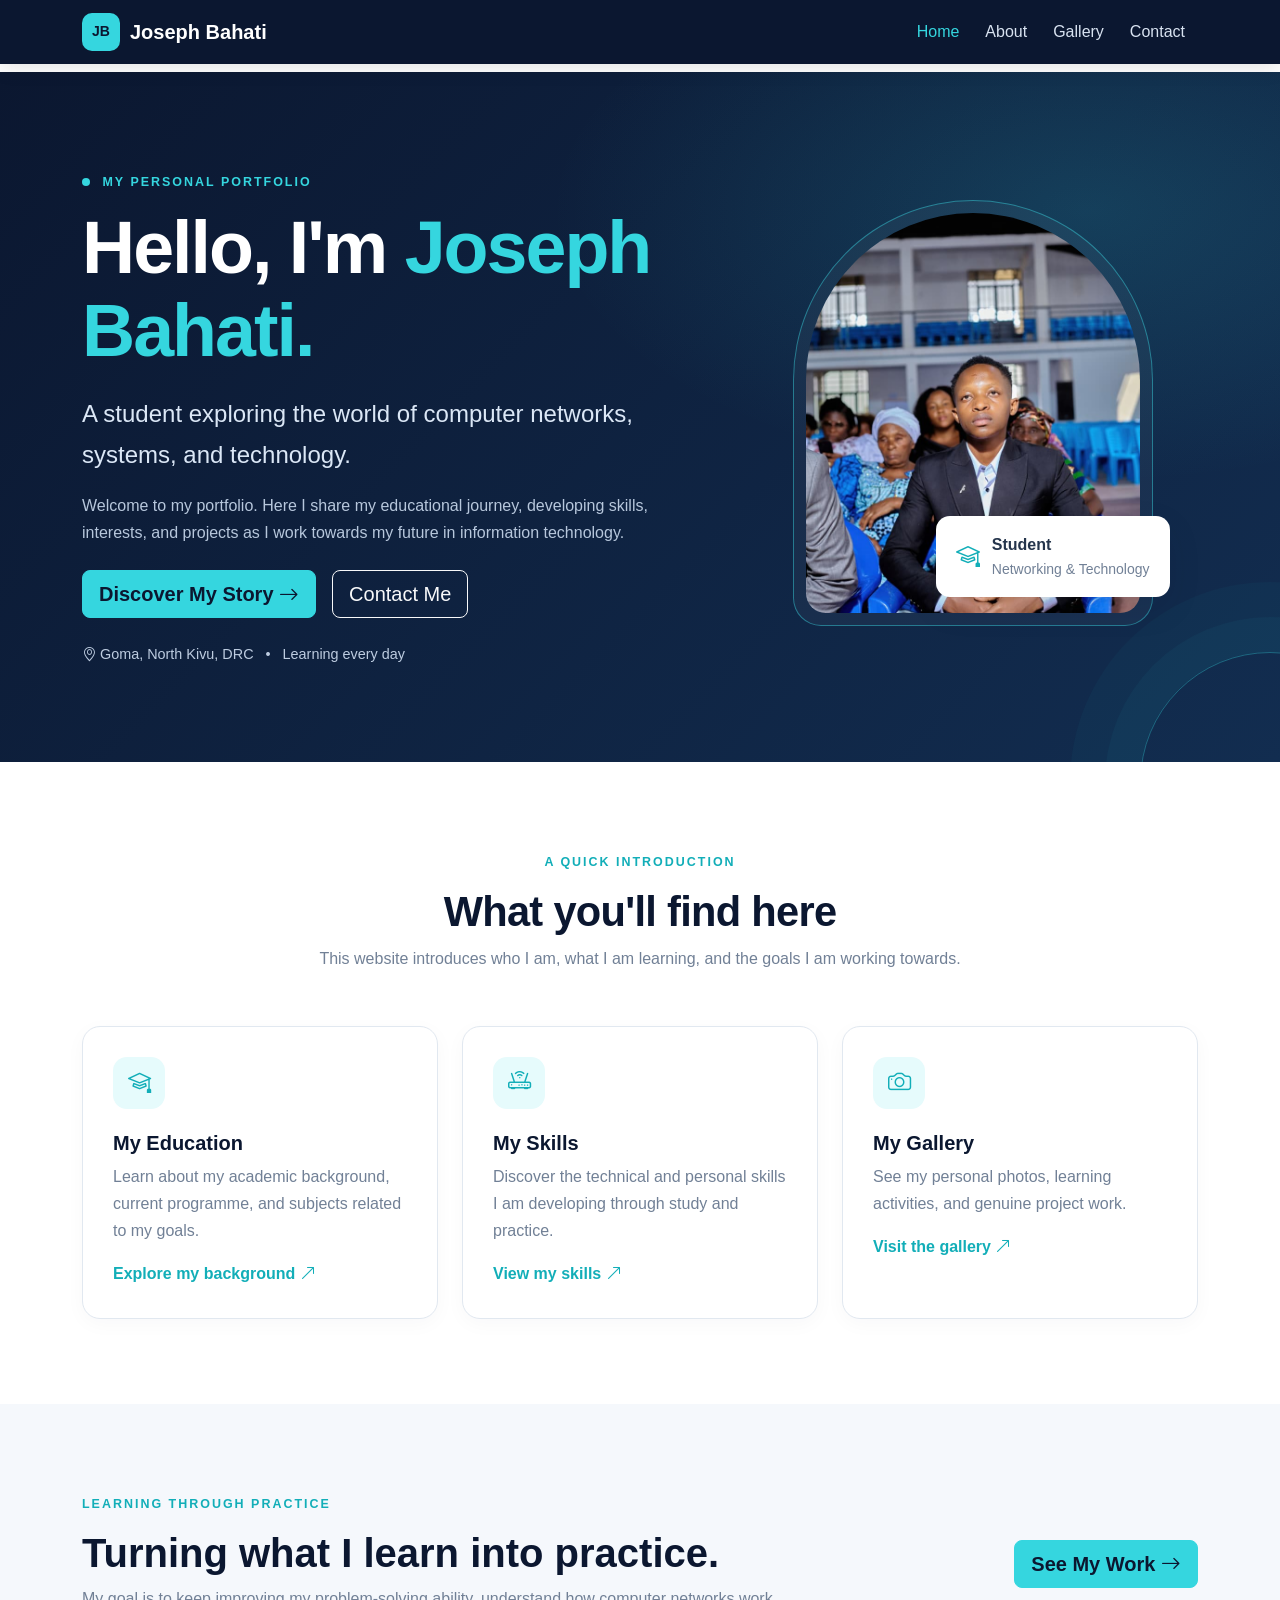
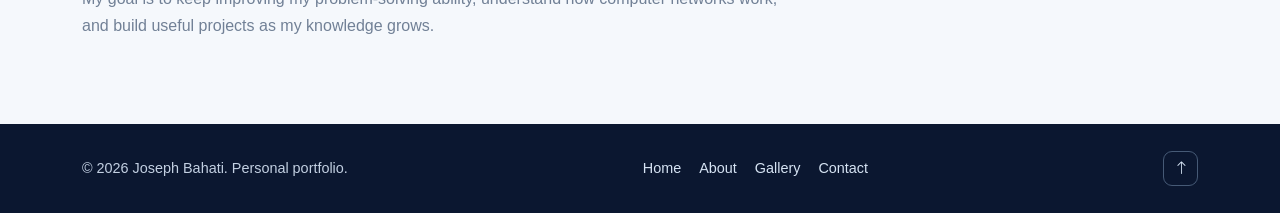
<file: index.html>
<!DOCTYPE html>
<html lang="en">
<head>
  <meta charset="UTF-8">
  <meta name="viewport" content="width=device-width, initial-scale=1">
  <meta name="description" content="Personal portfolio of Joseph Bahati, a student interested in networking and technology.">
  <title>Joseph Bahati | Home</title>
  <link href="https://cdn.jsdelivr.net/npm/bootstrap@5.3.3/dist/css/bootstrap.min.css" rel="stylesheet">
  <link href="https://cdn.jsdelivr.net/npm/bootstrap-icons@1.11.3/font/bootstrap-icons.min.css" rel="stylesheet">
  <link rel="stylesheet" href="style.css">
</head>
<body>

<nav class="navbar navbar-expand-lg navbar-dark fixed-top portfolio-nav">
  <div class="container">
    <a class="navbar-brand fw-bold" href="index.html"><span class="brand-mark">JB</span> Joseph Bahati</a>
    <button class="navbar-toggler" type="button" data-bs-toggle="collapse" data-bs-target="#navMenu" aria-controls="navMenu" aria-expanded="false" aria-label="Toggle navigation">
      <span class="navbar-toggler-icon"></span>
    </button>
    <div class="collapse navbar-collapse" id="navMenu">
      <ul class="navbar-nav ms-auto align-items-lg-center">
        <li class="nav-item"><a class="nav-link active" href="index.html">Home</a></li>
        <li class="nav-item"><a class="nav-link" href="about.html">About</a></li>
        <li class="nav-item"><a class="nav-link" href="gallery.html">Gallery</a></li>
        <li class="nav-item"><a class="nav-link" href="contact.html">Contact</a></li>
      </ul>
    </div>
  </div>
</nav>

<main>
  <header class="hero">
    <div class="container">
      <div class="row align-items-center gy-5">
        <div class="col-lg-7">
          <span class="eyebrow"><span class="status-dot"></span> MY PERSONAL PORTFOLIO</span>
          <h1 class="hero-title">Hello, I'm <span>Joseph Bahati.</span></h1>
          <p class="hero-subtitle">A student exploring the world of computer networks, systems, and technology.</p>
          <p class="hero-copy">Welcome to my portfolio. Here I share my educational journey, developing skills, interests, and projects as I work towards my future in information technology.</p>
          <div class="d-flex flex-wrap gap-3 mt-4">
            <a class="btn btn-accent btn-lg" href="about.html">Discover My Story <i class="bi bi-arrow-right"></i></a>
            <a class="btn btn-outline-light btn-lg" href="contact.html">Contact Me</a>
          </div>
          <div class="hero-note mt-4"><i class="bi bi-geo-alt"></i> Goma, North Kivu, DRC <span class="mx-2">•</span> Learning every day</div>
        </div>
        <div class="col-lg-5 text-center">
          <div class="profile-frame">
            <!-- Add your own photo to images/profile.jpg -->
            <img src="profile.jpg" class="profile-image" alt="Portrait of Joseph Bahati">
            <div class="profile-label"><i class="bi bi-mortarboard"></i><span><strong>Student</strong><small>Networking & Technology</small></span></div>
          </div>
        </div>
      </div>
    </div>
  </header>

  <section class="section-padding">
    <div class="container">
      <div class="section-heading">
        <span class="eyebrow">A QUICK INTRODUCTION</span>
        <h2>What you'll find here</h2>
        <p>This website introduces who I am, what I am learning, and the goals I am working towards.</p>
      </div>
      <div class="row g-4 mt-2">
        <div class="col-md-4">
          <article class="feature-card h-100">
            <div class="feature-icon"><i class="bi bi-mortarboard"></i></div>
            <h3>My Education</h3>
            <p>Learn about my academic background, current programme, and subjects related to my goals.</p>
            <a href="about.html">Explore my background <i class="bi bi-arrow-up-right"></i></a>
          </article>
        </div>
        <div class="col-md-4">
          <article class="feature-card h-100">
            <div class="feature-icon"><i class="bi bi-router"></i></div>
            <h3>My Skills</h3>
            <p>Discover the technical and personal skills I am developing through study and practice.</p>
            <a href="about.html#skills">View my skills <i class="bi bi-arrow-up-right"></i></a>
          </article>
        </div>
        <div class="col-md-4">
          <article class="feature-card h-100">
            <div class="feature-icon"><i class="bi bi-camera"></i></div>
            <h3>My Gallery</h3>
            <p>See my personal photos, learning activities, and genuine project work.</p>
            <a href="gallery.html">Visit the gallery <i class="bi bi-arrow-up-right"></i></a>
          </article>
        </div>
      </div>
    </div>
  </section>

  <section class="project-band section-padding">
    <div class="container">
      <div class="row align-items-center gy-4">
        <div class="col-lg-8">
          <span class="eyebrow">LEARNING THROUGH PRACTICE</span>
          <h2>Turning what I learn into practice.</h2>
          <p class="mb-0">My goal is to keep improving my problem-solving ability, understand how computer networks work, and build useful projects as my knowledge grows.</p>
        </div>
        <div class="col-lg-4 text-lg-end">
          <a href="gallery.html" class="btn btn-accent btn-lg">See My Work <i class="bi bi-arrow-right"></i></a>
        </div>
      </div>
    </div>
  </section>
</main>

<footer class="site-footer">
  <div class="container d-flex flex-column flex-md-row justify-content-between align-items-center gap-3">
    <p class="mb-0">© <span class="current-year">2026</span> Joseph Bahati. Personal portfolio.</p>
    <div class="footer-links">
      <a href="index.html">Home</a><a href="about.html">About</a><a href="gallery.html">Gallery</a><a href="contact.html">Contact</a>
    </div>
    <a class="back-top" href="#top" aria-label="Back to top"><i class="bi bi-arrow-up"></i></a>
  </div>
</footer>

<script src="https://cdn.jsdelivr.net/npm/bootstrap@5.3.3/dist/js/bootstrap.bundle.min.js"></script>
<script src="script.js"></script>
</body>
</html>
</file>
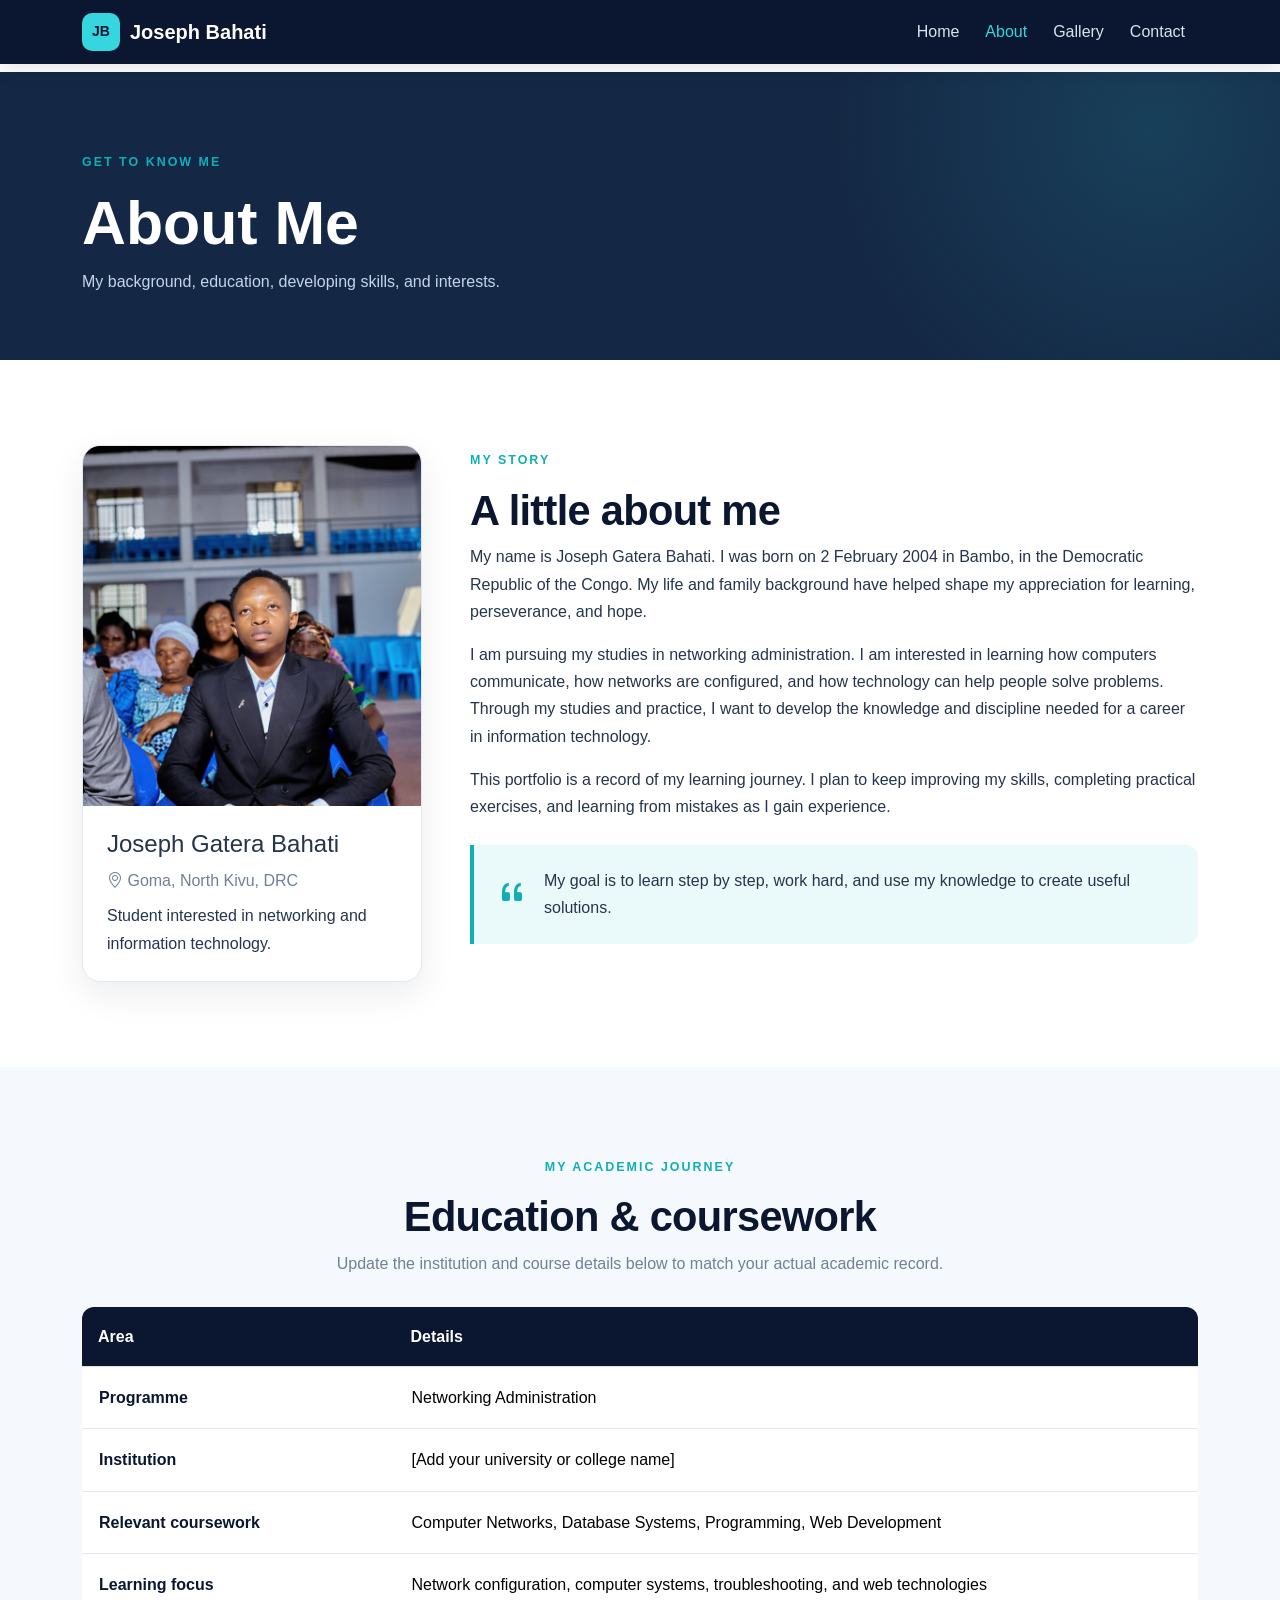
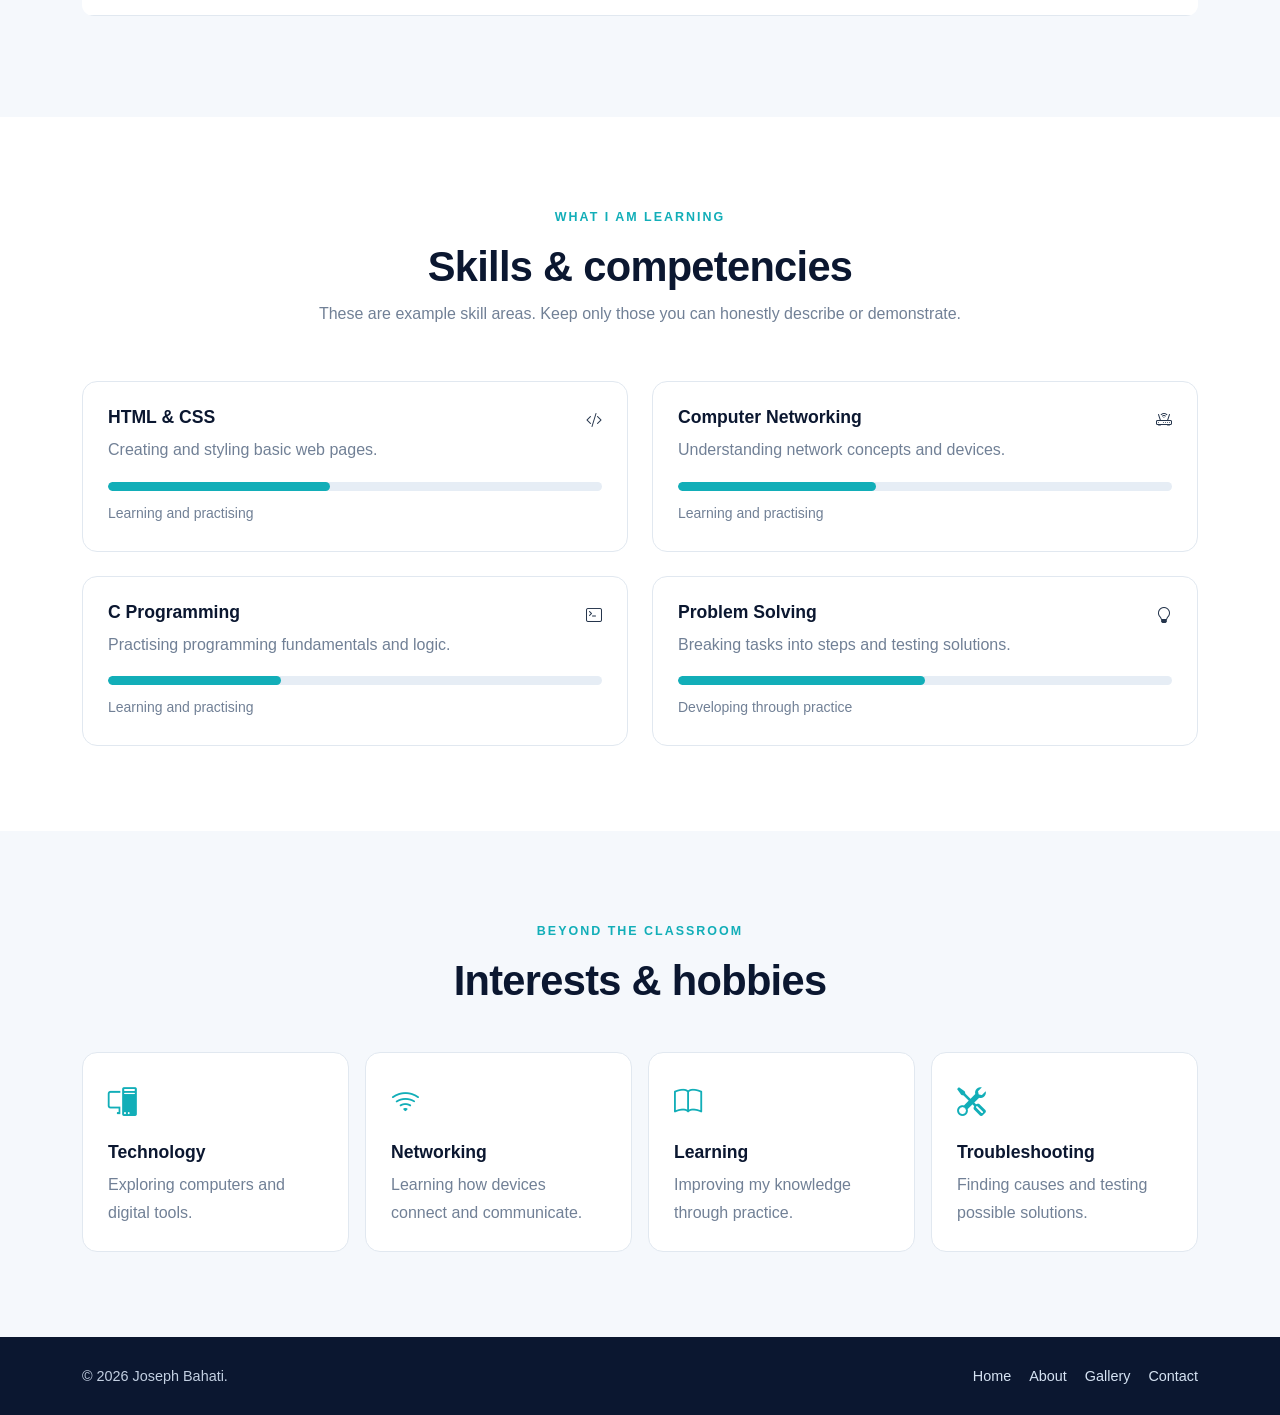
<file: about.html>
<!DOCTYPE html>
<html lang="en">
<head>
  <meta charset="UTF-8">
  <meta name="viewport" content="width=device-width, initial-scale=1">
  <title>About Me | Joseph Bahati</title>
  <link href="https://cdn.jsdelivr.net/npm/bootstrap@5.3.3/dist/css/bootstrap.min.css" rel="stylesheet">
  <link href="https://cdn.jsdelivr.net/npm/bootstrap-icons@1.11.3/font/bootstrap-icons.min.css" rel="stylesheet">
  <link rel="stylesheet" href="style.css">
</head>
<body>
<nav class="navbar navbar-expand-lg navbar-dark fixed-top portfolio-nav">
  <div class="container">
    <a class="navbar-brand fw-bold" href="index.html"><span class="brand-mark">JB</span> Joseph Bahati</a>
    <button class="navbar-toggler" type="button" data-bs-toggle="collapse" data-bs-target="#navMenu" aria-controls="navMenu" aria-expanded="false" aria-label="Toggle navigation"><span class="navbar-toggler-icon"></span></button>
    <div class="collapse navbar-collapse" id="navMenu">
      <ul class="navbar-nav ms-auto">
        <li class="nav-item"><a class="nav-link" href="index.html">Home</a></li>
        <li class="nav-item"><a class="nav-link active" href="about.html">About</a></li>
        <li class="nav-item"><a class="nav-link" href="gallery.html">Gallery</a></li>
        <li class="nav-item"><a class="nav-link" href="contact.html">Contact</a></li>
      </ul>
    </div>
  </div>
</nav>

<main class="page-main">
  <section class="page-banner">
    <div class="container">
      <span class="eyebrow">GET TO KNOW ME</span>
      <h1>About Me</h1>
      <p>My background, education, developing skills, and interests.</p>
    </div>
  </section>

  <section class="section-padding">
    <div class="container">
      <div class="row g-5 align-items-start">
        <div class="col-lg-4">
          <div class="about-photo-card">
            <img src="profile.jpg" alt="Joseph Bahati" class="about-photo">
            <div class="p-4">
              <h2 class="h4">Joseph Gatera Bahati</h2>
              <p class="muted mb-2"><i class="bi bi-geo-alt"></i> Goma, North Kivu, DRC</p>
              <p class="mb-0">Student interested in networking and information technology.</p>
            </div>
          </div>
        </div>
        <div class="col-lg-8">
          <span class="eyebrow">MY STORY</span>
          <h2 class="section-title">A little about me</h2>
          <p>My name is Joseph Gatera Bahati. I was born on 2 February 2004 in Bambo, in the Democratic Republic of the Congo. My life and family background have helped shape my appreciation for learning, perseverance, and hope.</p>
          <p>I am pursuing my studies in networking administration. I am interested in learning how computers communicate, how networks are configured, and how technology can help people solve problems. Through my studies and practice, I want to develop the knowledge and discipline needed for a career in information technology.</p>
          <p>This portfolio is a record of my learning journey. I plan to keep improving my skills, completing practical exercises, and learning from mistakes as I gain experience.</p>
          <div class="quote-panel"><i class="bi bi-quote"></i><p class="mb-0">My goal is to learn step by step, work hard, and use my knowledge to create useful solutions.</p></div>
        </div>
      </div>
    </div>
  </section>

  <section class="soft-section section-padding">
    <div class="container">
      <div class="section-heading">
        <span class="eyebrow">MY ACADEMIC JOURNEY</span>
        <h2>Education & coursework</h2>
        <p>Update the institution and course details below to match your actual academic record.</p>
      </div>
      <div class="table-responsive mt-4">
        <table class="table education-table align-middle">
          <thead><tr><th>Area</th><th>Details</th></tr></thead>
          <tbody>
            <tr><th>Programme</th><td>Networking Administration</td></tr>
            <tr><th>Institution</th><td>[Add your university or college name]</td></tr>
            <tr><th>Relevant coursework</th><td>Computer Networks, Database Systems, Programming, Web Development</td></tr>
            <tr><th>Learning focus</th><td>Network configuration, computer systems, troubleshooting, and web technologies</td></tr>
          </tbody>
        </table>
      </div>
    </div>
  </section>

  <section class="section-padding" id="skills">
    <div class="container">
      <div class="section-heading">
        <span class="eyebrow">WHAT I AM LEARNING</span>
        <h2>Skills & competencies</h2>
        <p>These are example skill areas. Keep only those you can honestly describe or demonstrate.</p>
      </div>
      <div class="row g-4 mt-2">
        <div class="col-md-6">
          <div class="skill-card">
            <div class="d-flex justify-content-between"><h3>HTML & CSS</h3><i class="bi bi-code-slash"></i></div>
            <p>Creating and styling basic web pages.</p>
            <div class="progress" role="progressbar" aria-label="HTML and CSS learning progress" aria-valuenow="45" aria-valuemin="0" aria-valuemax="100"><div class="progress-bar" style="width:45%"></div></div>
            <small>Learning and practising</small>
          </div>
        </div>
        <div class="col-md-6">
          <div class="skill-card">
            <div class="d-flex justify-content-between"><h3>Computer Networking</h3><i class="bi bi-router"></i></div>
            <p>Understanding network concepts and devices.</p>
            <div class="progress" role="progressbar" aria-label="Networking learning progress" aria-valuenow="40" aria-valuemin="0" aria-valuemax="100"><div class="progress-bar" style="width:40%"></div></div>
            <small>Learning and practising</small>
          </div>
        </div>
        <div class="col-md-6">
          <div class="skill-card">
            <div class="d-flex justify-content-between"><h3>C Programming</h3><i class="bi bi-terminal"></i></div>
            <p>Practising programming fundamentals and logic.</p>
            <div class="progress" role="progressbar" aria-label="Programming learning progress" aria-valuenow="35" aria-valuemin="0" aria-valuemax="100"><div class="progress-bar" style="width:35%"></div></div>
            <small>Learning and practising</small>
          </div>
        </div>
        <div class="col-md-6">
          <div class="skill-card">
            <div class="d-flex justify-content-between"><h3>Problem Solving</h3><i class="bi bi-lightbulb"></i></div>
            <p>Breaking tasks into steps and testing solutions.</p>
            <div class="progress" role="progressbar" aria-label="Problem-solving learning progress" aria-valuenow="50" aria-valuemin="0" aria-valuemax="100"><div class="progress-bar" style="width:50%"></div></div>
            <small>Developing through practice</small>
          </div>
        </div>
      </div>
    </div>
  </section>

  <section class="soft-section section-padding">
    <div class="container">
      <div class="section-heading">
        <span class="eyebrow">BEYOND THE CLASSROOM</span>
        <h2>Interests & hobbies</h2>
      </div>
      <div class="row g-3 mt-3">
        <div class="col-sm-6 col-lg-3"><div class="interest-card"><i class="bi bi-pc-display"></i><h3>Technology</h3><p>Exploring computers and digital tools.</p></div></div>
        <div class="col-sm-6 col-lg-3"><div class="interest-card"><i class="bi bi-wifi"></i><h3>Networking</h3><p>Learning how devices connect and communicate.</p></div></div>
        <div class="col-sm-6 col-lg-3"><div class="interest-card"><i class="bi bi-book"></i><h3>Learning</h3><p>Improving my knowledge through practice.</p></div></div>
        <div class="col-sm-6 col-lg-3"><div class="interest-card"><i class="bi bi-tools"></i><h3>Troubleshooting</h3><p>Finding causes and testing possible solutions.</p></div></div>
      </div>
    </div>
  </section>
</main>

<footer class="site-footer"><div class="container d-flex flex-column flex-md-row justify-content-between align-items-center gap-3"><p class="mb-0">© <span class="current-year">2026</span> Joseph Bahati.</p><div class="footer-links"><a href="index.html">Home</a><a href="about.html">About</a><a href="gallery.html">Gallery</a><a href="contact.html">Contact</a></div></div></footer>
<script src="https://cdn.jsdelivr.net/npm/bootstrap@5.3.3/dist/js/bootstrap.bundle.min.js"></script>
<script src="script.js"></script>
</body>
</html>
</file>
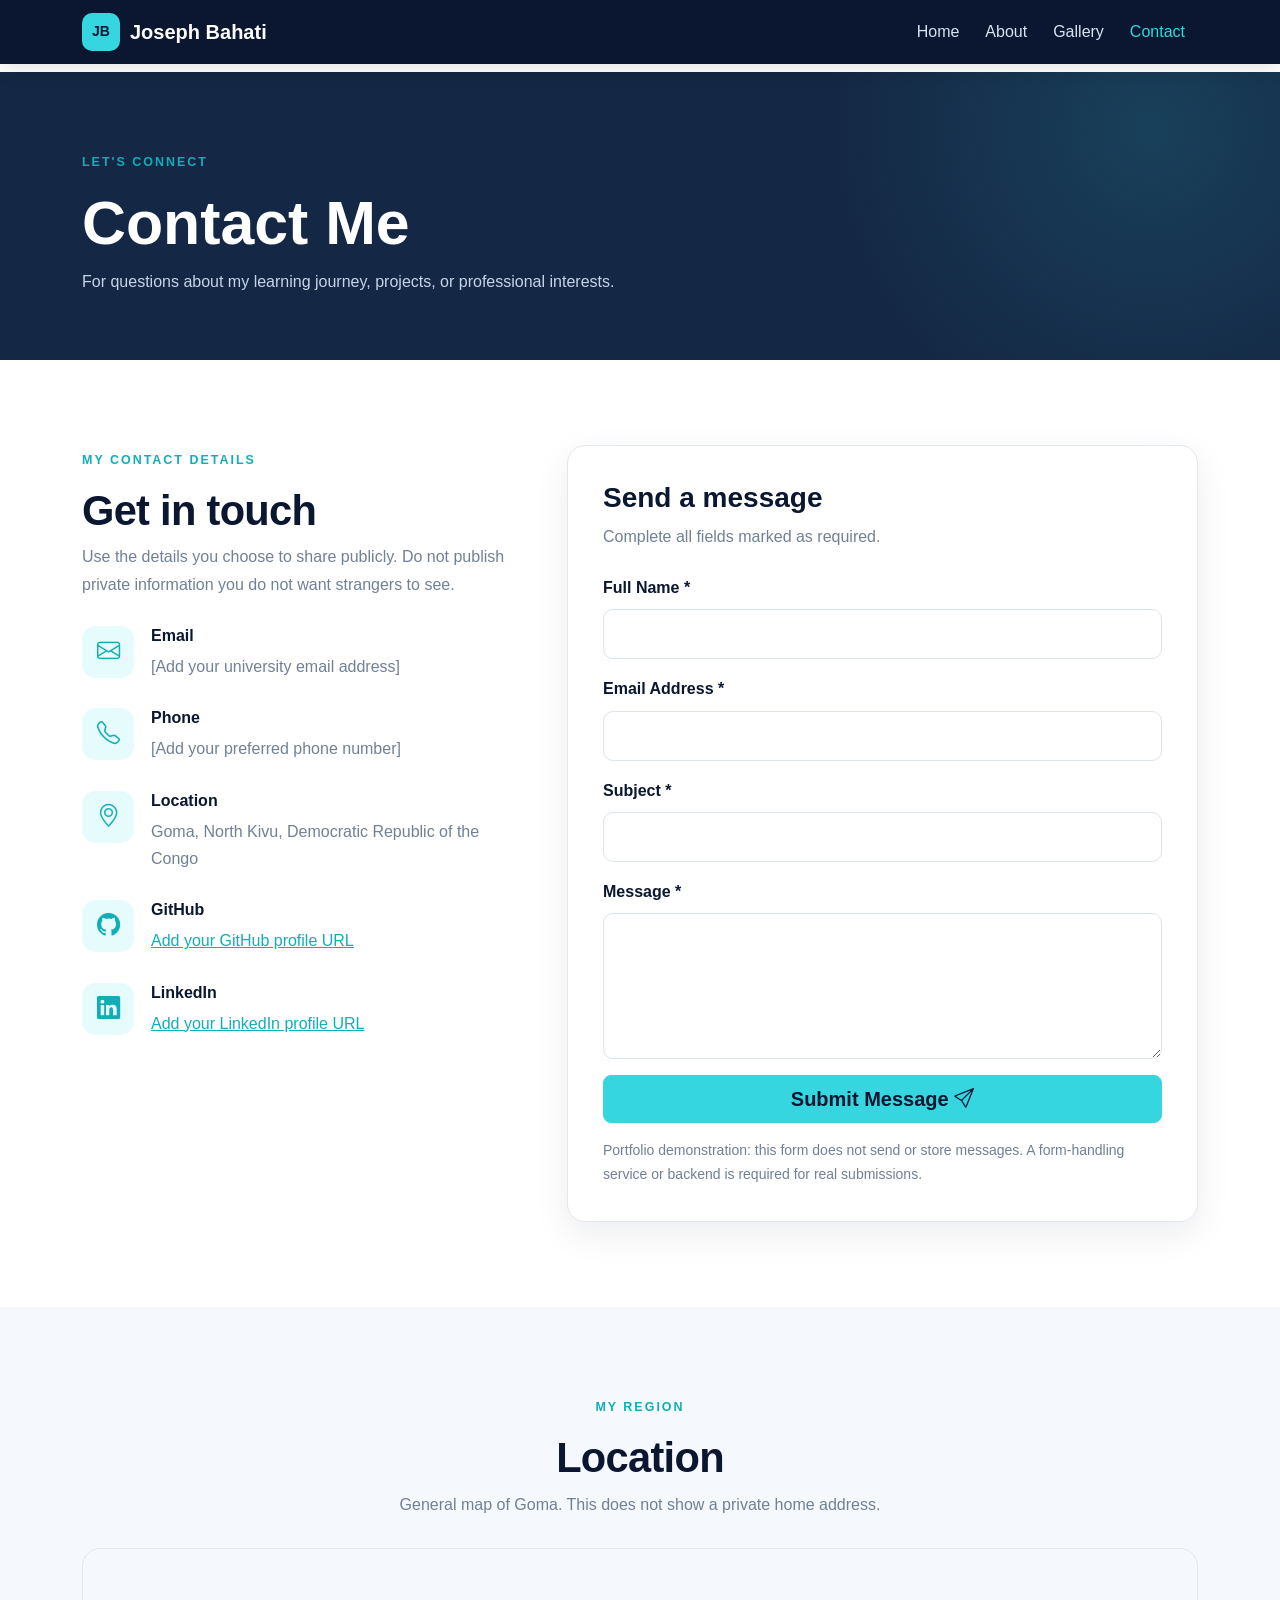
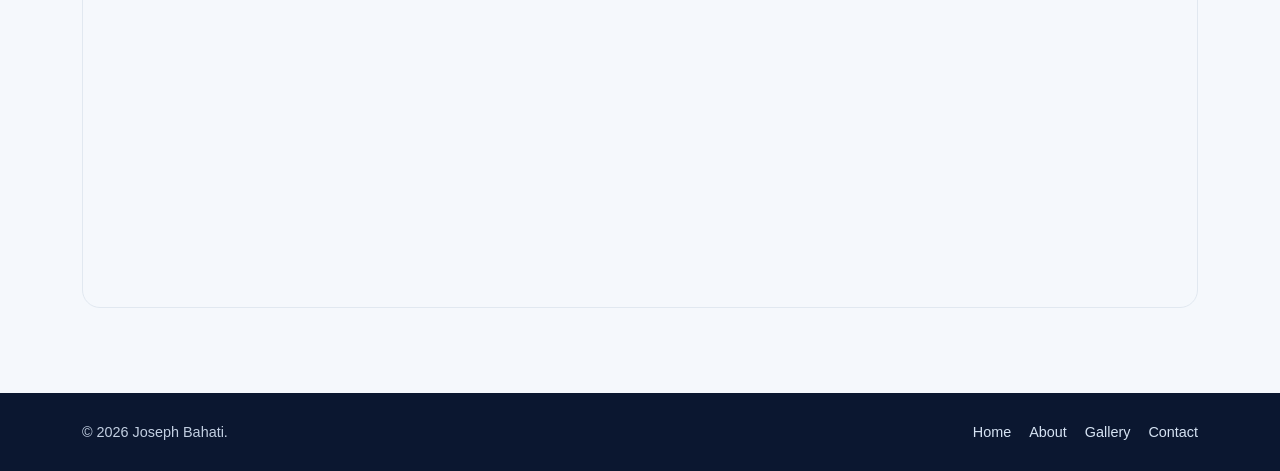
<file: contact.html>
<!DOCTYPE html>
<html lang="en">
<head>
  <meta charset="UTF-8">
  <meta name="viewport" content="width=device-width, initial-scale=1">
  <title>Contact | Joseph Bahati</title>
  <link href="https://cdn.jsdelivr.net/npm/bootstrap@5.3.3/dist/css/bootstrap.min.css" rel="stylesheet">
  <link href="https://cdn.jsdelivr.net/npm/bootstrap-icons@1.11.3/font/bootstrap-icons.min.css" rel="stylesheet">
  <link rel="stylesheet" href="style.css">
</head>
<body>
<nav class="navbar navbar-expand-lg navbar-dark fixed-top portfolio-nav">
  <div class="container">
    <a class="navbar-brand fw-bold" href="index.html"><span class="brand-mark">JB</span> Joseph Bahati</a>
    <button class="navbar-toggler" type="button" data-bs-toggle="collapse" data-bs-target="#navMenu" aria-controls="navMenu" aria-expanded="false" aria-label="Toggle navigation"><span class="navbar-toggler-icon"></span></button>
    <div class="collapse navbar-collapse" id="navMenu">
      <ul class="navbar-nav ms-auto">
        <li class="nav-item"><a class="nav-link" href="index.html">Home</a></li>
        <li class="nav-item"><a class="nav-link" href="about.html">About</a></li>
        <li class="nav-item"><a class="nav-link" href="gallery.html">Gallery</a></li>
        <li class="nav-item"><a class="nav-link active" href="contact.html">Contact</a></li>
      </ul>
    </div>
  </div>
</nav>

<main class="page-main">
  <section class="page-banner">
    <div class="container">
      <span class="eyebrow">LET'S CONNECT</span>
      <h1>Contact Me</h1>
      <p>For questions about my learning journey, projects, or professional interests.</p>
    </div>
  </section>

  <section class="section-padding">
    <div class="container">
      <div class="row g-5">
        <div class="col-lg-5">
          <span class="eyebrow">MY CONTACT DETAILS</span>
          <h2 class="section-title">Get in touch</h2>
          <p class="muted">Use the details you choose to share publicly. Do not publish private information you do not want strangers to see.</p>

          <div class="contact-detail">
            <div class="contact-icon"><i class="bi bi-envelope"></i></div>
            <div><h3>Email</h3><p>[Add your university email address]</p></div>
          </div>
          <div class="contact-detail">
            <div class="contact-icon"><i class="bi bi-telephone"></i></div>
            <div><h3>Phone</h3><p>[Add your preferred phone number]</p></div>
          </div>
          <div class="contact-detail">
            <div class="contact-icon"><i class="bi bi-geo-alt"></i></div>
            <div><h3>Location</h3><p>Goma, North Kivu, Democratic Republic of the Congo</p></div>
          </div>
          <div class="contact-detail">
            <div class="contact-icon"><i class="bi bi-github"></i></div>
            <div><h3>GitHub</h3><p><a href="https://github.com/" target="_blank" rel="noopener noreferrer">Add your GitHub profile URL</a></p></div>
          </div>
          <div class="contact-detail">
            <div class="contact-icon"><i class="bi bi-linkedin"></i></div>
            <div><h3>LinkedIn</h3><p><a href="https://www.linkedin.com/" target="_blank" rel="noopener noreferrer">Add your LinkedIn profile URL</a></p></div>
          </div>
        </div>

        <div class="col-lg-7">
          <div class="contact-form-card">
            <h2 class="h3 mb-2">Send a message</h2>
            <p class="muted mb-4">Complete all fields marked as required.</p>

            <form id="contactForm">
              <div class="mb-3">
                <label for="fullName" class="form-label">Full Name *</label>
                <input type="text" class="form-control" id="fullName" name="fullName" autocomplete="name" required>
              </div>

              <div class="mb-3">
                <label for="email" class="form-label">Email Address *</label>
                <input type="email" class="form-control" id="email" name="email" autocomplete="email" required>
              </div>

              <div class="mb-3">
                <label for="subject" class="form-label">Subject *</label>
                <input type="text" class="form-control" id="subject" name="subject" required>
              </div>

              <div class="mb-3">
                <label for="message" class="form-label">Message *</label>
                <textarea class="form-control" id="message" name="message" rows="5" required></textarea>
              </div>

              <button type="submit" class="btn btn-accent btn-lg w-100">Submit Message <i class="bi bi-send"></i></button>
              <div id="formFeedback" class="mt-3" role="status" aria-live="polite"></div>
              <p class="small muted mt-3 mb-0">Portfolio demonstration: this form does not send or store messages. A form-handling service or backend is required for real submissions.</p>
            </form>
          </div>
        </div>
      </div>
    </div>
  </section>

  <section class="soft-section section-padding">
    <div class="container">
      <div class="section-heading">
        <span class="eyebrow">MY REGION</span>
        <h2>Location</h2>
        <p>General map of Goma. This does not show a private home address.</p>
      </div>
      <div class="map-frame mt-4">
        <iframe title="Map showing Goma, Democratic Republic of the Congo" src="https://www.google.com/maps?q=Goma%2C%20Democratic%20Republic%20of%20the%20Congo&output=embed" loading="lazy" referrerpolicy="no-referrer-when-downgrade" allowfullscreen></iframe>
      </div>
    </div>
  </section>
</main>

<footer class="site-footer"><div class="container d-flex flex-column flex-md-row justify-content-between align-items-center gap-3"><p class="mb-0">© <span class="current-year">2026</span> Joseph Bahati.</p><div class="footer-links"><a href="index.html">Home</a><a href="about.html">About</a><a href="gallery.html">Gallery</a><a href="contact.html">Contact</a></div></div></footer>
<script src="https://cdn.jsdelivr.net/npm/bootstrap@5.3.3/dist/js/bootstrap.bundle.min.js"></script>
<script src="script.js"></script>
</body>
</html>
</file>
<file: style.css>
/* =====================================
   JOSEPH BAHATI - PORTFOLIO STYLES
   ===================================== */

:root {
  --navy: #0b1730;
  --navy-light: #142744;
  --cyan: #35d6df;
  --cyan-dark: #12aeb8;
  --white: #ffffff;
  --background: #f5f8fc;
  --text: #25354c;
  --muted: #718096;
  --border: #e1e8f0;
  --shadow: 0 12px 35px rgba(11, 23, 48, 0.08);
}

* {
  box-sizing: border-box;
}

html {
  scroll-behavior: smooth;
  scroll-padding-top: 85px;
}

body {
  margin: 0;
  padding-top: 72px;
  font-family: Arial, Helvetica, sans-serif;
  color: var(--text);
  background: var(--white);
  line-height: 1.7;
}

a {
  transition: color 0.2s ease, background 0.2s ease;
}

img {
  max-width: 100%;
}

.portfolio-nav {
  background: var(--navy);
  box-shadow: 0 3px 20px rgba(0, 0, 0, 0.12);
}

.navbar-brand {
  display: flex;
  align-items: center;
  gap: 10px;
}

.brand-mark {
  display: inline-grid;
  place-items: center;
  width: 38px;
  height: 38px;
  color: var(--navy);
  background: var(--cyan);
  border-radius: 10px;
  font-size: 14px;
}

.portfolio-nav .nav-link {
  margin: 0 5px;
  color: #d9e3f1;
}

.portfolio-nav .nav-link:hover,
.portfolio-nav .nav-link.active {
  color: var(--cyan);
}

.hero {
  position: relative;
  overflow: hidden;
  color: white;
  padding: 95px 0;
  background:
    radial-gradient(ellipse at 85% 20%, rgba(53, 214, 223, 0.15), transparent 35%),
    linear-gradient(135deg, var(--navy), #122d50);
}

.hero::after {
  content: "";
  position: absolute;
  width: 260px;
  height: 260px;
  right: -120px;
  bottom: -150px;
  border: 1px solid rgba(53, 214, 223, 0.35);
  border-radius: 50%;
  box-shadow: 0 0 0 35px rgba(53, 214, 223, 0.04),
              0 0 0 70px rgba(53, 214, 223, 0.03);
  pointer-events: none;
}

.hero .container {
  position: relative;
  z-index: 1;
}

.eyebrow {
  display: inline-block;
  margin-bottom: 14px;
  color: var(--cyan-dark);
  font-size: 0.78rem;
  font-weight: 800;
  letter-spacing: 2px;
}

.hero .eyebrow {
  color: var(--cyan);
}

.status-dot {
  display: inline-block;
  width: 8px;
  height: 8px;
  margin-right: 7px;
  background: var(--cyan);
  border-radius: 50%;
}

.hero-title {
  max-width: 750px;
  font-size: clamp(2.5rem, 5.8vw, 4.6rem);
  font-weight: 800;
  line-height: 1.12;
  letter-spacing: -2px;
}

.hero-title span {
  color: var(--cyan);
}

.hero-subtitle {
  margin-top: 22px;
  font-size: clamp(1.15rem, 2.3vw, 1.5rem);
  color: #dbe7f6;
}

.hero-copy {
  max-width: 620px;
  color: #b7c7dc;
}

.hero-note {
  color: #bdcce0;
  font-size: 0.9rem;
}

.profile-frame {
  position: relative;
  display: inline-block;
  width: min(100%, 360px);
  padding: 12px;
  border: 1px solid rgba(53, 214, 223, 0.45);
  border-radius: 180px 180px 28px 28px;
  background: rgba(255, 255, 255, 0.04);
}

.profile-image {
  display: block;
  width: 100%;
  height: 400px;
  object-fit: cover;
  border-radius: 170px 170px 20px 20px;
  background: #233d5e;
}

.profile-label {
  position: absolute;
  right: -18px;
  bottom: 28px;
  display: flex;
  align-items: center;
  gap: 12px;
  padding: 15px 20px;
  color: var(--text);
  background: white;
  border-radius: 14px;
  box-shadow: var(--shadow);
  text-align: left;
}

.profile-label > i {
  color: var(--cyan-dark);
  font-size: 1.5rem;
}

.profile-label strong,
.profile-label small {
  display: block;
}

.profile-label small {
  color: var(--muted);
}

.btn-accent {
  color: var(--navy);
  background: var(--cyan);
  border-color: var(--cyan);
  font-weight: 700;
}

.btn-accent:hover,
.btn-accent:focus {
  color: var(--navy);
  background: #75edf1;
  border-color: #75edf1;
}

.section-padding {
  padding: 85px 0;
}

.section-heading {
  max-width: 720px;
  margin: 0 auto 30px;
  text-align: center;
}

.section-heading h2,
.section-title {
  color: var(--navy);
  font-size: clamp(1.8rem, 4vw, 2.6rem);
  font-weight: 800;
  letter-spacing: -0.7px;
}

.section-heading p,
.muted {
  color: var(--muted);
}

.feature-card {
  padding: 30px;
  background: white;
  border: 1px solid var(--border);
  border-radius: 18px;
  box-shadow: 0 5px 20px rgba(11, 23, 48, 0.03);
  transition: transform 0.25s ease, box-shadow 0.25s ease;
}

.feature-card:hover {
  transform: translateY(-6px);
  box-shadow: var(--shadow);
}

.feature-icon,
.contact-icon,
.video-icon {
  display: inline-grid;
  place-items: center;
  flex-shrink: 0;
  width: 52px;
  height: 52px;
  margin-bottom: 22px;
  color: var(--cyan-dark);
  background: #e6fbfc;
  border-radius: 14px;
  font-size: 1.45rem;
}

.feature-card h3 {
  color: var(--navy);
  font-size: 1.25rem;
  font-weight: 700;
}

.feature-card p {
  color: var(--muted);
}

.feature-card a {
  color: var(--cyan-dark);
  font-weight: 700;
  text-decoration: none;
}

.feature-card a:hover {
  color: var(--navy);
}

.project-band {
  background: var(--background);
}

.project-band h2 {
  color: var(--navy);
  font-weight: 800;
  font-size: clamp(1.8rem, 4vw, 2.5rem);
}

.project-band p {
  max-width: 720px;
  color: var(--muted);
}

.site-footer {
  padding: 27px 0;
  color: #c3d0e2;
  background: var(--navy);
  font-size: 0.9rem;
}

.footer-links {
  display: flex;
  flex-wrap: wrap;
  gap: 18px;
}

.footer-links a,
.back-top {
  color: #d6e3f3;
  text-decoration: none;
}

.footer-links a:hover,
.back-top:hover {
  color: var(--cyan);
}

.back-top {
  display: inline-grid;
  place-items: center;
  width: 35px;
  height: 35px;
  border: 1px solid #465a76;
  border-radius: 9px;
}

/* Inner-page banner */

.page-main {
  min-height: 70vh;
}

.page-banner {
  padding: 75px 0 65px;
  color: white;
  background:
    radial-gradient(circle at 90% 20%, rgba(53, 214, 223, 0.14), transparent 28%),
    var(--navy-light);
}

.page-banner h1 {
  font-size: clamp(2.5rem, 5vw, 3.8rem);
  font-weight: 800;
}

.page-banner p {
  max-width: 620px;
  margin-bottom: 0;
  color: #c5d5e9;
}

.soft-section {
  background: var(--background);
}

/* About page */

.about-photo-card {
  overflow: hidden;
  background: white;
  border: 1px solid var(--border);
  border-radius: 18px;
  box-shadow: var(--shadow);
}

.about-photo {
  display: block;
  width: 100%;
  height: 360px;
  object-fit: cover;
  background: #e8edf4;
}

.quote-panel {
  display: flex;
  gap: 16px;
  margin-top: 25px;
  padding: 22px;
  background: #eafafb;
  border-left: 4px solid var(--cyan-dark);
  border-radius: 0 12px 12px 0;
}

.quote-panel > i {
  color: var(--cyan-dark);
  font-size: 2rem;
}

.education-table {
  overflow: hidden;
  border-radius: 12px;
  background: white;
}

.education-table thead th {
  padding: 16px;
  color: white;
  background: var(--navy);
}

.education-table tbody th,
.education-table tbody td {
  padding: 17px;
  border-color: var(--border);
}

.education-table tbody th {
  width: 28%;
  color: var(--navy);
}

.skill-card {
  height: 100%;
  padding: 25px;
  background: white;
  border: 1px solid var(--border);
  border-radius: 15px;
}

.skill-card h3 {
  color: var(--navy);
  font-size: 1.1rem;
  font-weight: 700;
}

.skill-card p,
.skill-card small {
  color: var(--muted);
}

.skill-card .progress {
  height: 9px;
  margin: 18px 0 8px;
  background: #e6edf5;
  border-radius: 10px;
}

.skill-card .progress-bar {
  background: var(--cyan-dark);
  border-radius: 10px;
}

.interest-card {
  height: 100%;
  padding: 25px;
  background: white;
  border: 1px solid var(--border);
  border-radius: 15px;
}

.interest-card > i {
  color: var(--cyan-dark);
  font-size: 1.8rem;
}

.interest-card h3 {
  margin-top: 15px;
  color: var(--navy);
  font-size: 1.1rem;
  font-weight: 700;
}

.interest-card p {
  margin-bottom: 0;
  color: var(--muted);
}

/* Gallery page */

.video-panel {
  overflow: hidden;
  background: white;
  border: 1px solid var(--border);
  border-radius: 18px;
  box-shadow: var(--shadow);
}

.video-panel video {
  display: block;
  width: 100%;
  max-height: 560px;
  background: #071326;
}

.video-caption {
  display: flex;
  align-items: center;
  gap: 16px;
  padding: 24px;
}

.video-caption .video-icon {
  margin-bottom: 0;
}

.video-caption h3 {
  color: var(--navy);
  font-size: 1.15rem;
  font-weight: 700;
}

.video-caption p {
  color: var(--muted);
}

.gallery-card {
  height: 100%;
  overflow: hidden;
  background: white;
  border: 1px solid var(--border);
  border-radius: 16px;
  box-shadow: 0 5px 20px rgba(11, 23, 48, 0.04);
  transition: transform 0.2s ease, box-shadow 0.2s ease;
}

.gallery-card:hover {
  transform: translateY(-5px);
  box-shadow: var(--shadow);
}

.gallery-card img {
  display: block;
  width: 100%;
  height: 235px;
  object-fit: cover;
  background: #e6edf5;
}

.gallery-card figcaption {
  padding: 22px;
}

.gallery-card figcaption span {
  color: var(--cyan-dark);
  font-size: 0.72rem;
  font-weight: 800;
  letter-spacing: 1.4px;
}

.gallery-card h3 {
  margin-top: 8px;
  color: var(--navy);
  font-size: 1.2rem;
  font-weight: 700;
}

.gallery-card p {
  margin-bottom: 0;
  color: var(--muted);
}

.project-feature {
  display: flex;
  align-items: flex-start;
  gap: 25px;
  padding: 35px;
  background: var(--navy);
  border-radius: 18px;
  color: white;
}

.project-feature-icon {
  display: grid;
  place-items: center;
  flex-shrink: 0;
  width: 65px;
  height: 65px;
  color: var(--navy);
  background: var(--cyan);
  border-radius: 15px;
  font-size: 1.8rem;
}

.project-feature h2 {
  font-weight: 800;
}

.project-feature p {
  margin-bottom: 0;
  color: #c5d5e9;
}

/* Contact page */

.contact-detail {
  display: flex;
  align-items: flex-start;
  gap: 17px;
  margin-top: 28px;
}

.contact-detail .contact-icon {
  margin-bottom: 0;
}

.contact-detail h3 {
  color: var(--navy);
  font-size: 1rem;
  font-weight: 700;
}

.contact-detail p {
  margin-bottom: 0;
  color: var(--muted);
  overflow-wrap: anywhere;
}

.contact-detail a {
  color: var(--cyan-dark);
  overflow-wrap: anywhere;
}

.contact-form-card {
  padding: 35px;
  background: white;
  border: 1px solid var(--border);
  border-radius: 18px;
  box-shadow: var(--shadow);
}

.contact-form-card h2 {
  color: var(--navy);
  font-weight: 800;
}

.form-label {
  color: var(--navy);
  font-weight: 700;
}

.form-control {
  padding: 12px 14px;
  border-color: #dce4ee;
  border-radius: 10px;
}

.form-control:focus {
  border-color: var(--cyan-dark);
  box-shadow: 0 0 0 0.2rem rgba(18, 174, 184, 0.14);
}

.map-frame {
  overflow: hidden;
  height: 360px;
  border: 1px solid var(--border);
  border-radius: 18px;
  background: var(--background);
}

.map-frame iframe {
  width: 100%;
  height: 100%;
  border: 0;
}

/* Responsive adjustments */

@media (max-width: 991.98px) {
  .hero {
    padding: 65px 0;
  }

  .profile-frame {
    width: min(80%, 330px);
  }

  .profile-image {
    height: 340px;
  }

  .profile-label {
    right: -8px;
  }

  .section-padding {
    padding: 65px 0;
  }
}

@media (max-width: 575.98px) {
  body {
    padding-top: 66px;
  }

  .hero-title {
    letter-spacing: -1px;
  }

  .hero {
    padding: 55px 0;
  }

  .profile-frame {
    width: 85%;
  }

  .profile-image {
    height: 300px;
  }

  .profile-label {
    right: -12px;
    padding: 10px 13px;
  }

  .section-padding {
    padding: 50px 0;
  }

  .feature-card,
  .contact-form-card {
    padding: 23px;
  }

  .page-banner {
    padding: 55px 0 45px;
  }

  .project-feature {
    flex-direction: column;
    padding: 25px;
  }

  .education-table tbody th,
  .education-table tbody td {
    padding: 12px;
  }

  .footer-links {
    justify-content: center;
  }
}

@media (prefers-reduced-motion: reduce) {
  *,
  *::before,
  *::after {
    scroll-behavior: auto !important;
    transition: none !important;
  }
}
</file>
